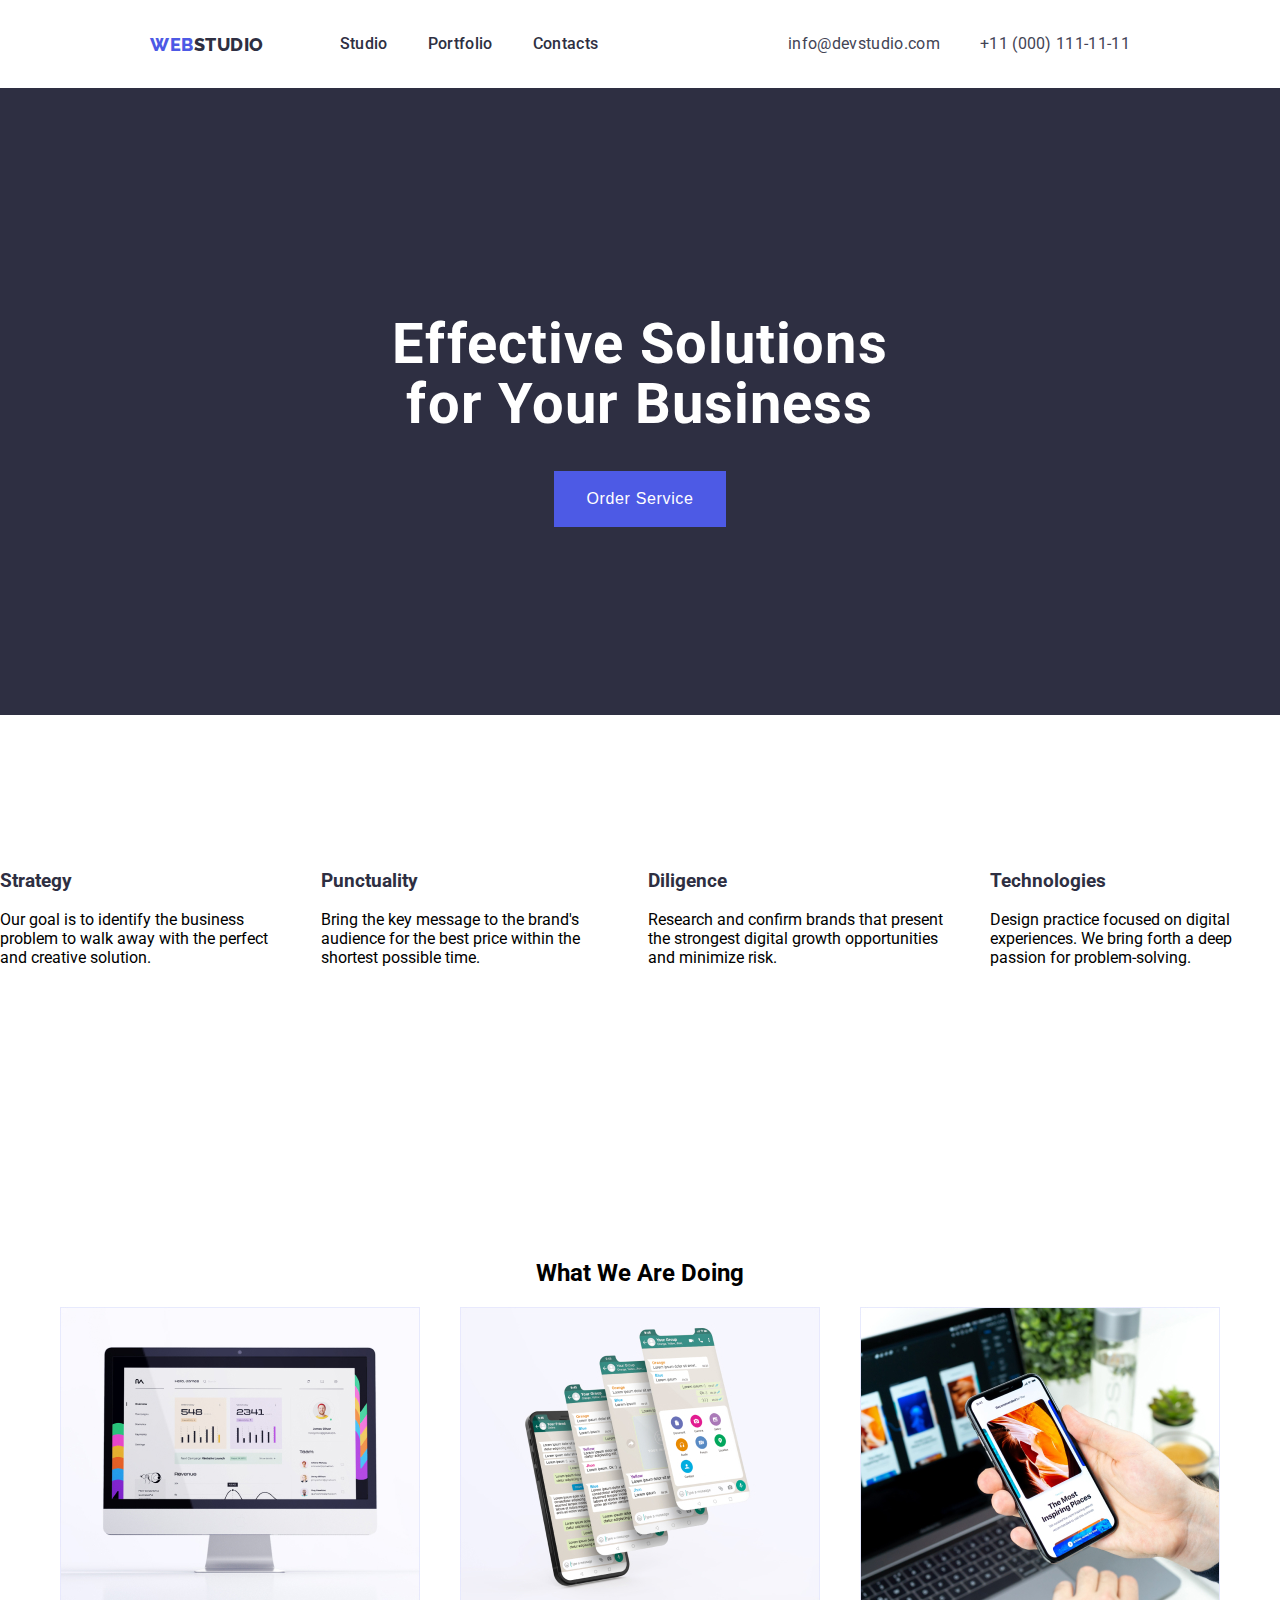
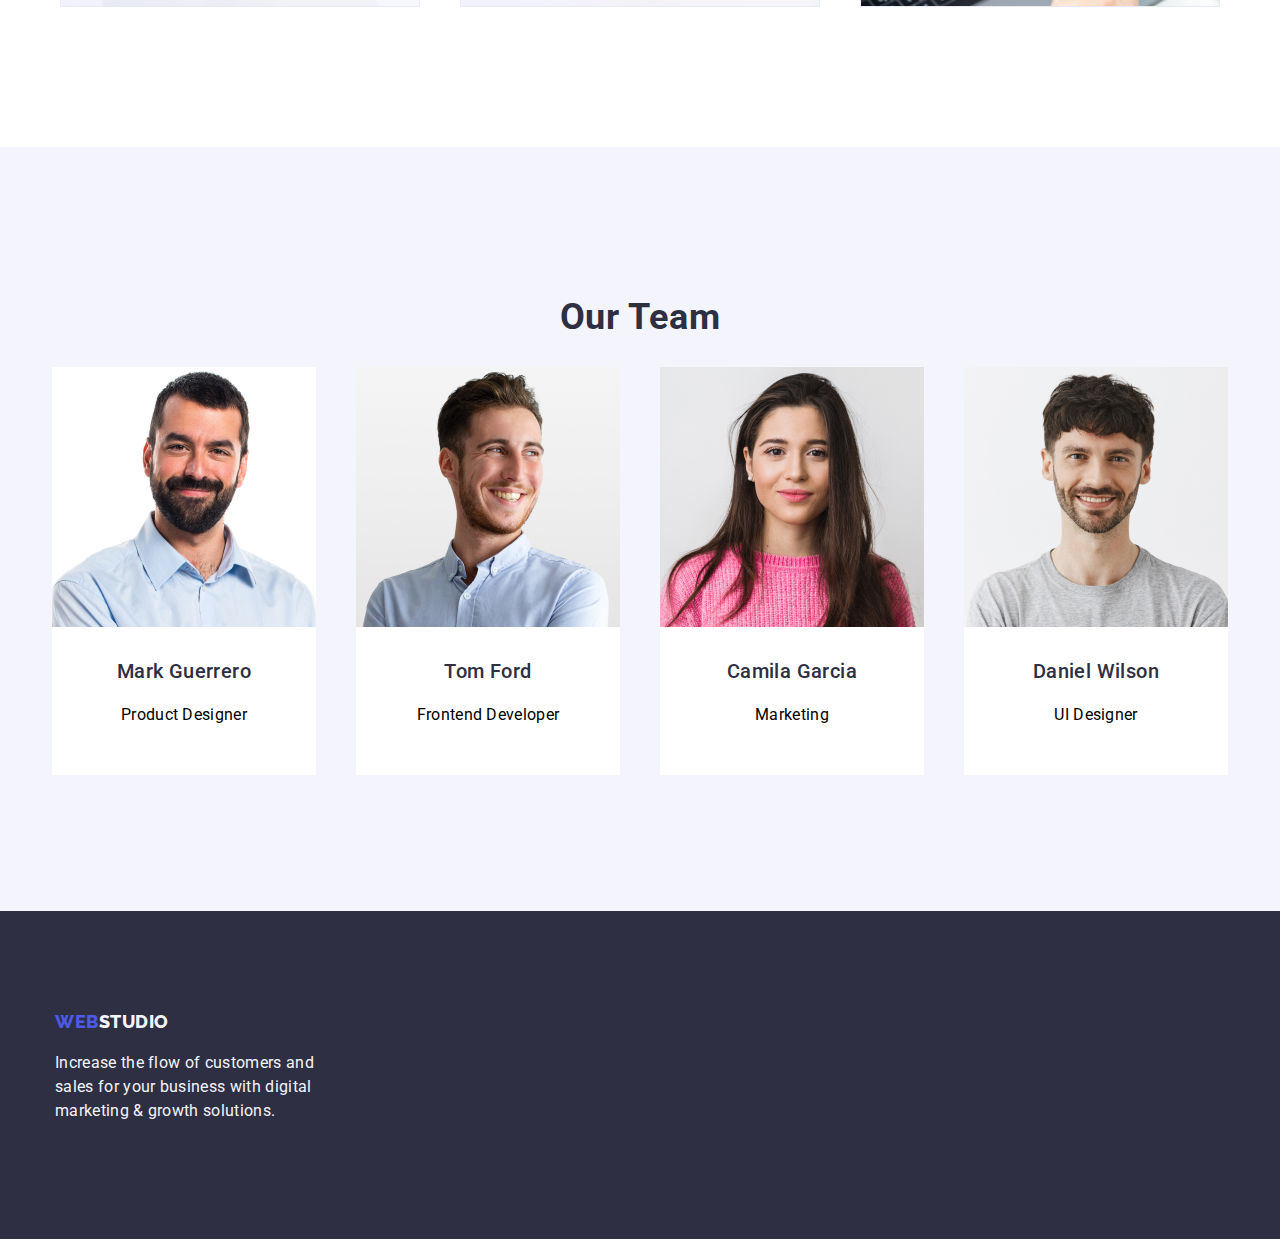
<file: index.html>
<!DOCTYPE html>
<html lang="en">

<head>
    <meta charset="UTF-8" />
    <meta name="viewport" content="width=device-width, initial-scale=1.0" />
    <link rel="stylesheet" href="css/styles.css" />
    <link rel="preconnect" href="https://fonts.googleapis.com" />
    <link rel="preconnect" href="https://fonts.gstatic.com" crossorigin />
    <link rel="preconnect" href="https://fonts.googleapis.com" />
    <link rel="preconnect" href="https://fonts.gstatic.com" crossorigin />
    <link
        href="https://fonts.googleapis.com/css2?family=Raleway:wght@800&family=Roboto:wght@400;500;700;900&display=swap"
        rel="stylesheet" />
    <title>Web Studio</title>
</head>

<body>
    <header class="container d-flex header">
        <div class="d-flex">
            <a href="#" class="logo link"><span style="color: #4d5ae5">WEB</span>STUDIO</a>
            <nav>
                <ul class="list">
                    <li><a href="index.html" class="studio link" title="Studio">Studio</a></li>
                    <li><a href="portfolio.html" class="portfolio link" title="Portfolio">Portfolio</a></li>
                    <li><a href="#" class="contacts link">Contacts</a></li>
                </ul>
            </nav>
        </div>

        <div class="contact-info">
            <ul class="list">
                <li>
                    <p><a href="mailto:info@devstudio.com" class="link">info@devstudio.com</a></p>
                </li>
                <li>
                    <p><a href="tel:+110001111111" class="link">+11 (000) 111-11-11</a></p>
                </li>
            </ul>
        </div>
    </header>

    <main>
        <!-- Main Section  -->
        <div class="main-section">
            <h1>Effective Solutions <br />for Your Business</h1>
            <button type="button">Order Service</button>
        </div>

        <!-- Services Section  -->
        <section class="services-section section">
            <ul class="list">
                <li>
                    <h3>Strategy</h3>
                    <p>Our goal is to identify the business problem to walk away with the perfect and creative solution.
                    </p>
                </li>
                <li>
                    <h3>Punctuality</h3>
                    <p>Bring the key message to the brand's audience for the best price within the shortest possible
                        time.</p>
                </li>
                <li>
                    <h3>Diligence</h3>
                    <p>Research and confirm brands that present the strongest digital growth opportunities and minimize
                        risk.</p>
                </li>
                <li>
                    <h3>Technologies</h3>
                    <p>Design practice focused on digital experiences. We bring forth a deep passion for
                        problem-solving.</p>
                </li>
            </ul>
        </section>

        <section class="doing-section section">
            <h2>What We Are Doing</h2>
            <ul class="list">
                <li><img src="images/img1.jpg" alt="Computer Monitor" width="360" height="300" /></li>
                <li><img src="images/img2.jpg" alt="Phone Message Blast" width="360" height="300" /></li>
                <li><img src="images/img3.jpg" alt="Multiple Distribution Platforms" width="360" height="300" /></li>
            </ul>
        </section>

        <!-- Team Section -->
        <section class="team-section">
            <h2>Our Team</h2>
            <ul class="list">
                <li>
                    <img src="images/markguerrero.jpg" alt="Mark Guerrero" />
                    <div class="team-caption">
                        <h3 class="team-name">Mark Guerrero</h3>
                        <p class="p-dark">Product Designer</p>
                    </div>
                </li>
                <li>
                    <img src="images/tomford.jpg" alt="Tom Ford" />
                    <div class="team-caption">
                        <h3 class="team-name">Tom Ford</h3>
                        <p class="p-dark">Frontend Developer</p>
                    </div>
                </li>
                <li>
                    <img src="images/camilagarcia.jpg" alt="Camila Garcia" />
                    <div class="team-caption">
                        <h3 class="team-name">Camila Garcia</h3>
                        <p class="p-dark">Marketing</p>
                    </div>
                </li>
                <li>
                    <img src="images/danielwilson.jpg" alt="Daniel Wilson" />
                    <div class="team-caption">
                        <h3 class="team-name">Daniel Wilson</h3>
                        <p class="p-dark">UI Designer</p>
                    </div>
                </li>
            </ul>
        </section>
    </main>

    <footer>
        <div class="container">
            <div class="footer-inner">
                <div>
                    <a href="#" class="logo link"><span style="color: #4d5ae5">WEB</span>STUDIO</a>
                    <p>
                        Increase the flow of customers and <br />
                        sales for your business with digital <br />
                        marketing & growth solutions.
                    </p>
                </div>
                <div></div>
                <div></div>
            </div>
        </div>
    </footer>
</body>

</html>
</file>
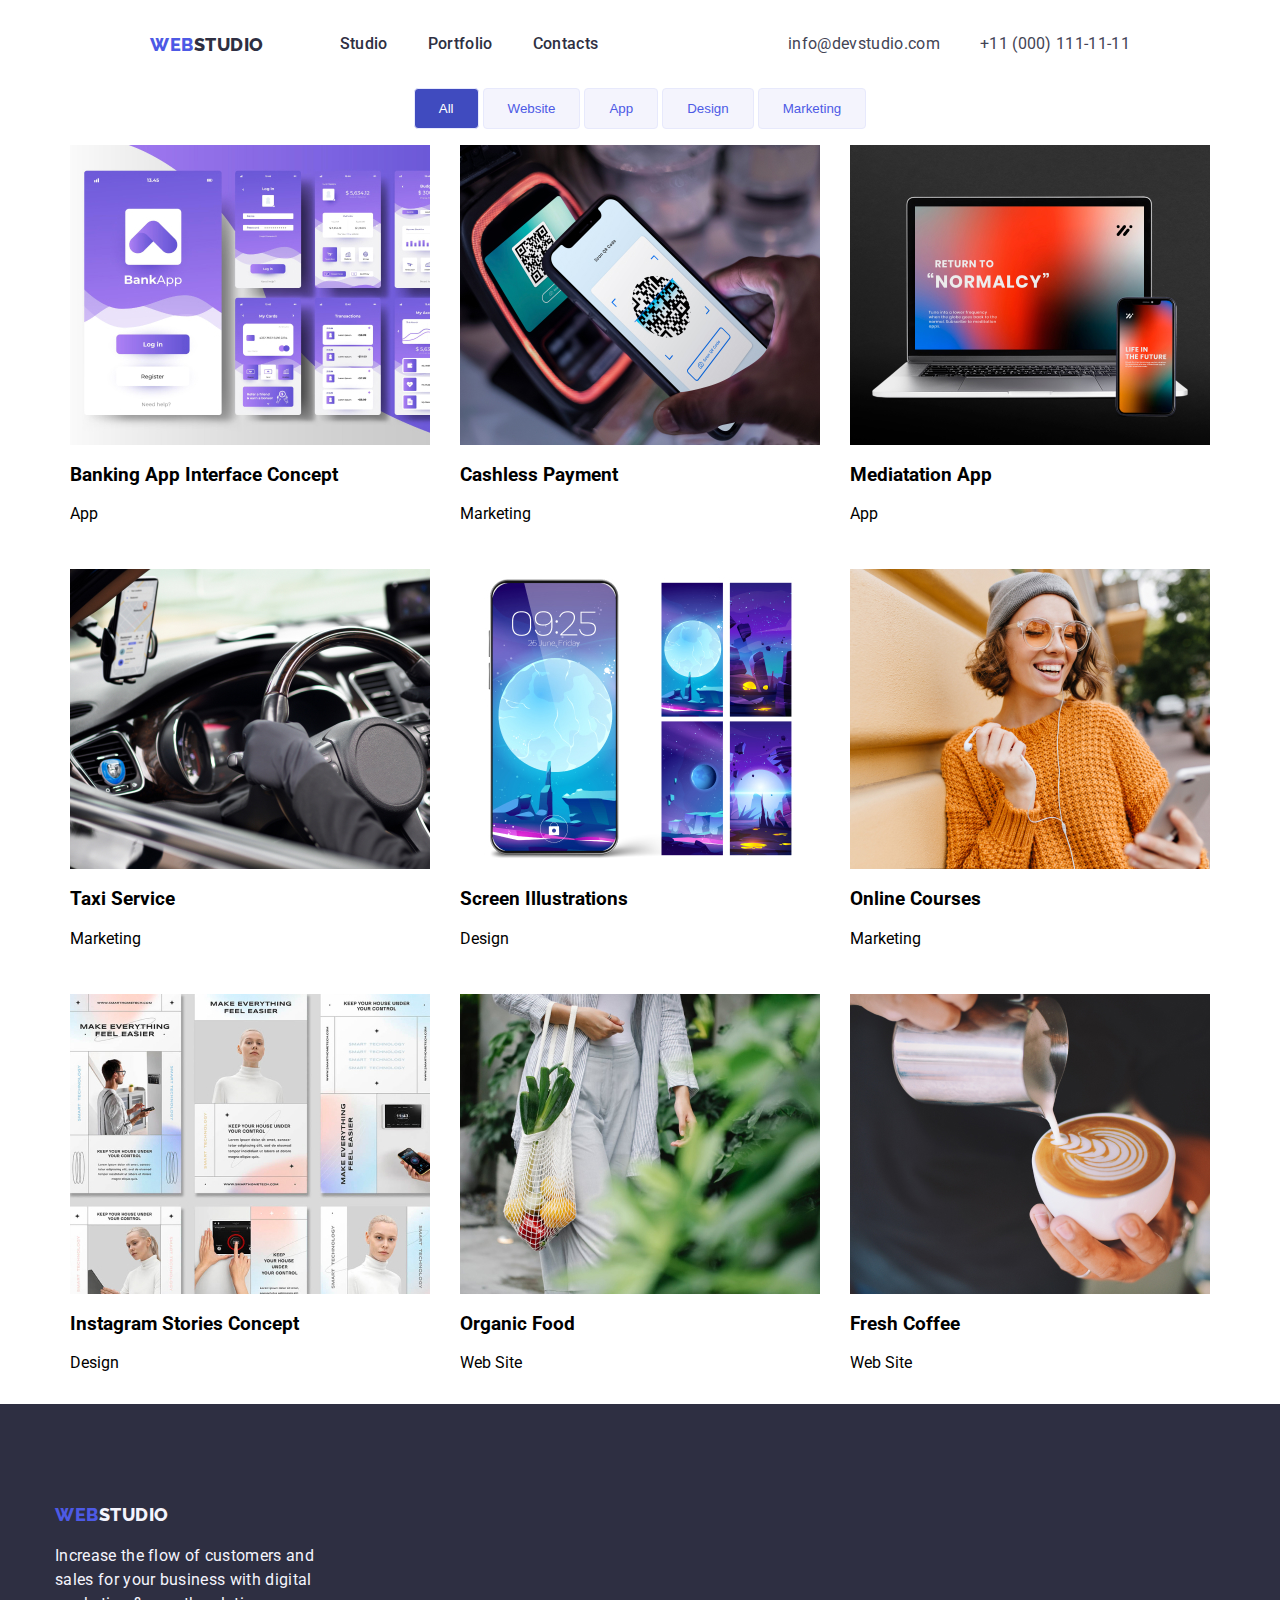
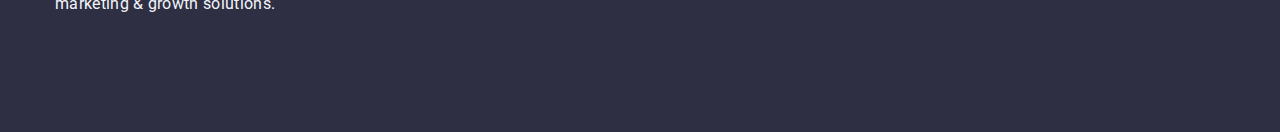
<file: portfolio.html>
<!DOCTYPE html>
<html lang="en">

<head>
    <meta charset="UTF-8" />
    <meta name="viewport" content="width=device-width, initial-scale=1.0" />
    <link rel="stylesheet" href="css/styles.css" />
    <link rel="preconnect" href="https://fonts.googleapis.com" />
    <link rel="preconnect" href="https://fonts.gstatic.com" crossorigin />
    <link rel="preconnect" href="https://fonts.googleapis.com" />
    <link rel="preconnect" href="https://fonts.gstatic.com" crossorigin />
    <link
        href="https://fonts.googleapis.com/css2?family=Raleway:wght@800&family=Roboto:wght@400;500;700;900&display=swap"
        rel="stylesheet" />
    <title>Web Studio</title>
</head>

<body>
    <header class="container d-flex header">
        <div class="d-flex">
            <a href="#" class="logo link"><span style="color: #4d5ae5">WEB</span>STUDIO</a>
            <nav>
                <ul class="list">
                    <li><a href="index.html" class="studio link" title="Studio">Studio</a></li>
                    <li><a href="portfolio.html" class="portfolio link" title="Portfolio">Portfolio</a></li>
                    <li><a href="#" class="contacts link">Contacts</a></li>
                </ul>
            </nav>
        </div>

        <div class="contact-info">
            <ul class="list">
                <li>
                    <p><a href="mailto:info@devstudio.com" class="link">info@devstudio.com</a></p>
                </li>
                <li>
                    <p><a href="tel:+110001111111" class="link">+11 (000) 111-11-11</a></p>
                </li>
            </ul>
        </div>
    </header>

    <main>
        <div class="categories">
            <button class="category-btn btn-active">All</button>
            <button class="category-btn">Website</button>
            <button class="category-btn">App</button>
            <button class="category-btn">Design</button>
            <button class="category-btn">Marketing</button>
        </div>

        <section class="all-services">
            <div class="container">
                <ul class="projects-list">
                    <li class="project">
                        <div class="project-image">
                            <img src="./images/p1.jpg" />
                            <div class="project-image-caption"></div>
                        </div>
                        <div class="project-caption">
                            <h3>Banking App Interface Concept</h3>
                            <p>App</p>
                        </div>
                    </li>
                    <li class="project">
                        <div class="project-image">
                            <img src="./images/p2.jpg" />
                            <div class="project-image-caption"></div>
                        </div>
                        <div class="project-caption">
                            <h3>Cashless Payment</h3>
                            <p>Marketing</p>
                        </div>
                    </li>
                    <li class="project">
                        <div class="project-image">
                            <img src="./images/p3.jpg" />
                            <div class="project-image-caption"></div>
                        </div>
                        <div class="project-caption">
                            <h3>Mediatation App</h3>
                            <p>App</p>
                        </div>
                    </li>
                    <li class="project">
                        <div class="project-image">
                            <img src="./images/p4.jpg" />
                            <div class="project-image-caption"></div>
                        </div>
                        <div class="project-caption">
                            <h3>Taxi Service</h3>
                            <p>Marketing</p>
                        </div>
                    </li>
                    <li class="project">
                        <div class="project-image">
                            <img src="./images/p5.jpg" />
                            <div class="project-image-caption"></div>
                        </div>
                        <div class="project-caption">
                            <h3>Screen Illustrations</h3>
                            <p>Design</p>
                        </div>
                    </li>
                    <li class="project">
                        <div class="project-image">
                            <img src="./images/p6.jpg" />
                            <div class="project-image-caption"></div>
                        </div>
                        <div class="project-caption">
                            <h3>Online Courses</h3>
                            <p>Marketing</p>
                        </div>
                    </li>
                    <li class="project">
                        <div class="project-image">
                            <img src="./images/p7.jpg" />
                            <div class="project-image-caption"></div>
                        </div>
                        <div class="project-caption">
                            <h3>Instagram Stories Concept</h3>
                            <p>Design</p>
                        </div>
                    </li>
                    <li class="project">
                        <div class="project-image">
                            <img src="./images/p8.jpg" />
                            <div class="project-image-caption"></div>
                        </div>
                        <div class="project-caption">
                            <h3>Organic Food</h3>
                            <p>Web Site</p>
                        </div>
                    </li>
                    <li class="project">
                        <div class="project-image">
                            <img src="./images/p9.jpg" />
                            <div class="project-image-caption"></div>
                        </div>
                        <div class="project-caption">
                            <h3>Fresh Coffee</h3>
                            <p>Web Site</p>
                        </div>
                    </li>
                </ul>
            </div>
        </section>
    </main>

    <footer>
        <div class="container">
            <div class="footer-inner">
                <div>
                    <a href="#" class="logo link"><span style="color: #4d5ae5">WEB</span>STUDIO</a>
                    <p>
                        Increase the flow of customers and <br />
                        sales for your business with digital <br />
                        marketing & growth solutions.
                    </p>
                </div>
                <div></div>
                <div></div>
            </div>
        </div>
    </footer>
</body>

</html>
</file>
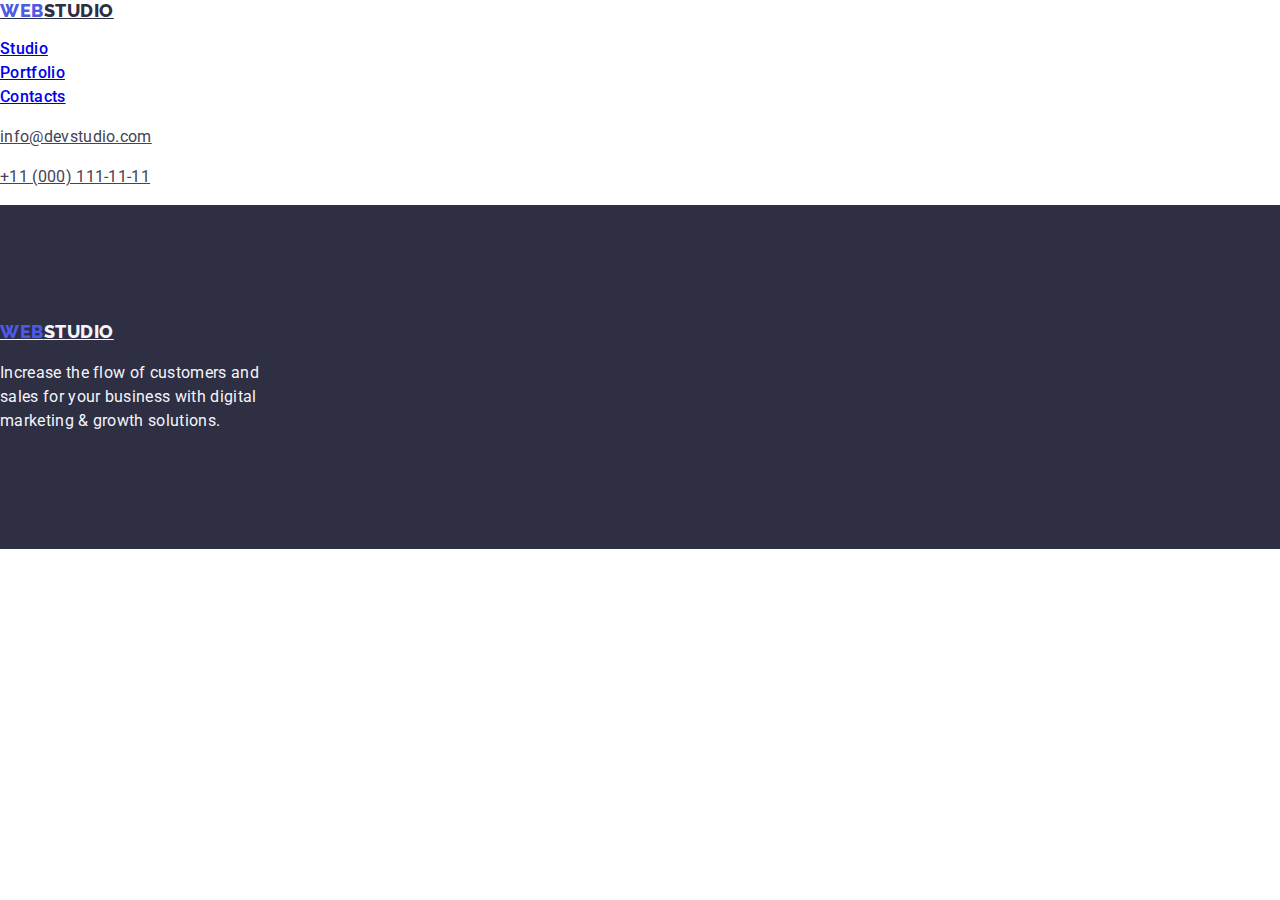
<file: studio.html>
<!DOCTYPE html>
<html lang="en">

<head>
    <meta charset="UTF-8">
    <meta name="viewport" content="width=device-width, initial-scale=1.0">
    <link rel="stylesheet" href="css/styles.css">
    <link rel="preconnect" href="https://fonts.googleapis.com">
    <link rel="preconnect" href="https://fonts.gstatic.com" crossorigin>
    <link rel="preconnect" href="https://fonts.googleapis.com">
    <link rel="preconnect" href="https://fonts.gstatic.com" crossorigin>
    <link
        href="https://fonts.googleapis.com/css2?family=Raleway:wght@800&family=Roboto:wght@400;500;700;900&display=swap"
        rel="stylesheet">
    <title>Web Studio</title>
</head>

<body>
    <header>
        <a href="#" class="logo"><span style="color: #4D5AE5;">WEB</span>STUDIO</a>
        <nav>
            <ul>
                <li><a href="studio.html" class="studio" title="Studio">Studio</a></li>
                <li><a href="portfolio.html" class="portfolio" title="Portfolio">Portfolio</a></li>
                <li><a href="#">Contacts</a></li>
            </ul>
        </nav>

        <div class="contact-info">
            <ul>
                <li>
                    <p><a href="mailto:info@devstudio.com">info@devstudio.com</a></p>
                </li>
                <li>
                    <p><a href="tel:+110001111111">+11 (000) 111-11-11</a></p>
                </li>
            </ul>
        </div>
    </header>

    <main></main>

    <footer>
        <p><a href="#" class="logo"><span style="color: #4D5AE5;">WEB</span>STUDIO</a></p>
        <p>Increase the flow of customers and <br />
            sales for your business with digital <br />
            marketing & growth solutions.</p>
    </footer>

</body>

</html>
</file>
<file: css/styles.css>
body {
    font-family: "Roboto", sans-serif;
    margin: 0;
}

* {
    box-sizing: border-box;
}

header {
    text-decoration: none;
}

ul {
    list-style-type: none;
    padding-left: 0;
}

li {
    margin-left: 0;
}

.list {
    display: flex;
    justify-content: center;
    gap: 40px;
}

.container {
    padding-left: 15px;
    padding-right: 15px;
    margin-left: auto;
    margin-right: auto;
}

.d-flex {
    display: flex;
}

.header {
    justify-content: space-around;
    align-items: center;
}

.header .d-flex {
    align-items: center;
}

.header .list {
    gap: 40px;
}

header .logo {
    font-family: Raleway;
    font-size: 18px;
    font-weight: 800;
    line-height: 21px;
    letter-spacing: 0.54px;
    text-transform: uppercase;
    color: #2e2f42;
    margin-right: 76px;
}

header .logo a:hover {
    color: #ff6b6b;
}

header .logo a:focus {
    color: #ff6b6b;
}

header nav {
    font-family: Roboto;
    font-size: 16px;
    font-weight: 500;
    line-height: 24px;
    letter-spacing: 0.32px;
    color: #2e2f42;
}

header .contact-info a {
    font-family: Roboto;
    font-size: 16px;
    line-height: 24px;
    letter-spacing: 0.32px;
    color: #434455;
}

nav {
    font-size: 16px;
    font-weight: 500;
    line-height: 24px;
    letter-spacing: 0.32px;
    color: #2e2f42;
}

nav a:hover {
    color: #ff6b6b;
}

nav a:focus {
    color: #ff6b6b;
}

header .contact-info a:hover {
    color: #ff6b6b;
}

header .contact-info a:focus {
    color: #ff6b6b;
}

.link {
    text-decoration: none;
}

nav .link {
    color: #2e2f42;
}

.section {
    padding-top: 120px;
    padding-bottom: 120px;
}

.main-section {
    background-color: #2e2f42;
    color: #ffffff;
    padding-top: 188px;
    padding-bottom: 188px;
    text-align: center;
}

.main-section h1 {
    text-align: center;
    font-size: 56px;
    font-weight: 700;
    line-height: 60px;
    letter-spacing: 1.12px;
}

.main-section button {
    display: inline-flex;
    align-items: flex-start;
    background: var(--IRIS, #4d5ae5);
    color: white;
    font-size: 16px;
    font-weight: 500;
    line-height: 24px;
    letter-spacing: 0.64px;
    cursor: pointer;
    border: none;
    padding: 16px 32px;
}

button:hover {
    background-color: #ff6b6b;
}

button:focus {
    background-color: #ff6b6b;
}

/* CSS FOR SERVICES */

.services-section h3 {
    display: flex;
    width: 264px;
    flex-direction: column;
    align-items: flex-start;
    gap: 8px;
    color: #2e2f42;
}

.services-section h2 {
    font-size: 36px;
    font-weight: 700;
    line-height: 40px;
    letter-spacing: 0.72px;
    text-transform: capitalize;
    color: #2e2f42;
    text-align: center;
}

.services-section p {
    display: flex;
}

/* END OF SERVICES */

/* CSS FOR WHAT WE DO */

.doing-section h2 {
    text-align: center;
}

/* END OF WHAT WE DO */

/* CSS FOR TEAM SECTION */
.team-section {
    background-color: #f4f4fd;
    padding-top: 120px;
    padding-bottom: 120px;
}

.team-caption {
    background-color: white;
    padding-top: 32px;
    text-align: center;
    padding-bottom: 32px;
}

.team-section h2 {
    font-size: 36px;
    font-weight: 700;
    line-height: 40px;
    letter-spacing: 0.72px;
    text-transform: capitalize;
    text-align: center;
    color: #2e2f42;
}

.team-section h3 {
    font-size: 20px;
    font-weight: 500;
    line-height: 24px;
    letter-spacing: 0.4px;
    color: #2e2f42;
    margin-top: 0;
}

.team-section img {
    width: 100%;
    display: block;
}

.team-section p {
    font-size: 16px;
    line-height: 24px;
    letter-spacing: 0.32px;
}

/* END OF TEAM SECTION */

footer {
    background-color: #2e2f42;
    color: #f4f4fd;
    font-family: Roboto;
    font-size: 16px;
    line-height: 24px;
    letter-spacing: 0.32px;
    padding-top: 100px;
    padding-bottom: 100px;
}

footer .logo {
    font-family: Raleway;
    font-size: 18px;
    font-weight: 800;
    line-height: 21px;
    letter-spacing: 0.54px;
    text-transform: uppercase;
    color: #f4f4fd;
}

/* PORTFOLIO PAGE STYLING */
.categories {
    text-align: center;
}

.category-btn {
    border-radius: 4px;
    border: 1px solid #e7e9fc;
    background-color: #f4f4fd;
    color: #4d5ae5;
    padding: 12px 24px;
}

.btn-active {
    background-color: #404bbf;
    color: white;
    cursor: pointer;
}

.projects-list {
    display: flex;
    flex-wrap: wrap;
    justify-content: center;
    gap: 30px;
}

.project img {
    width: 100%;
    display: block;
}

@media (min-width: 428px) {
    .container {
        width: 428px;
    }
}

@media (min-width: 768px) {
    .container {
        width: 768px;
    }
}

@media (min-width: 1200px) {
    .container {
        width: 1200px;
    }
}
</file>
